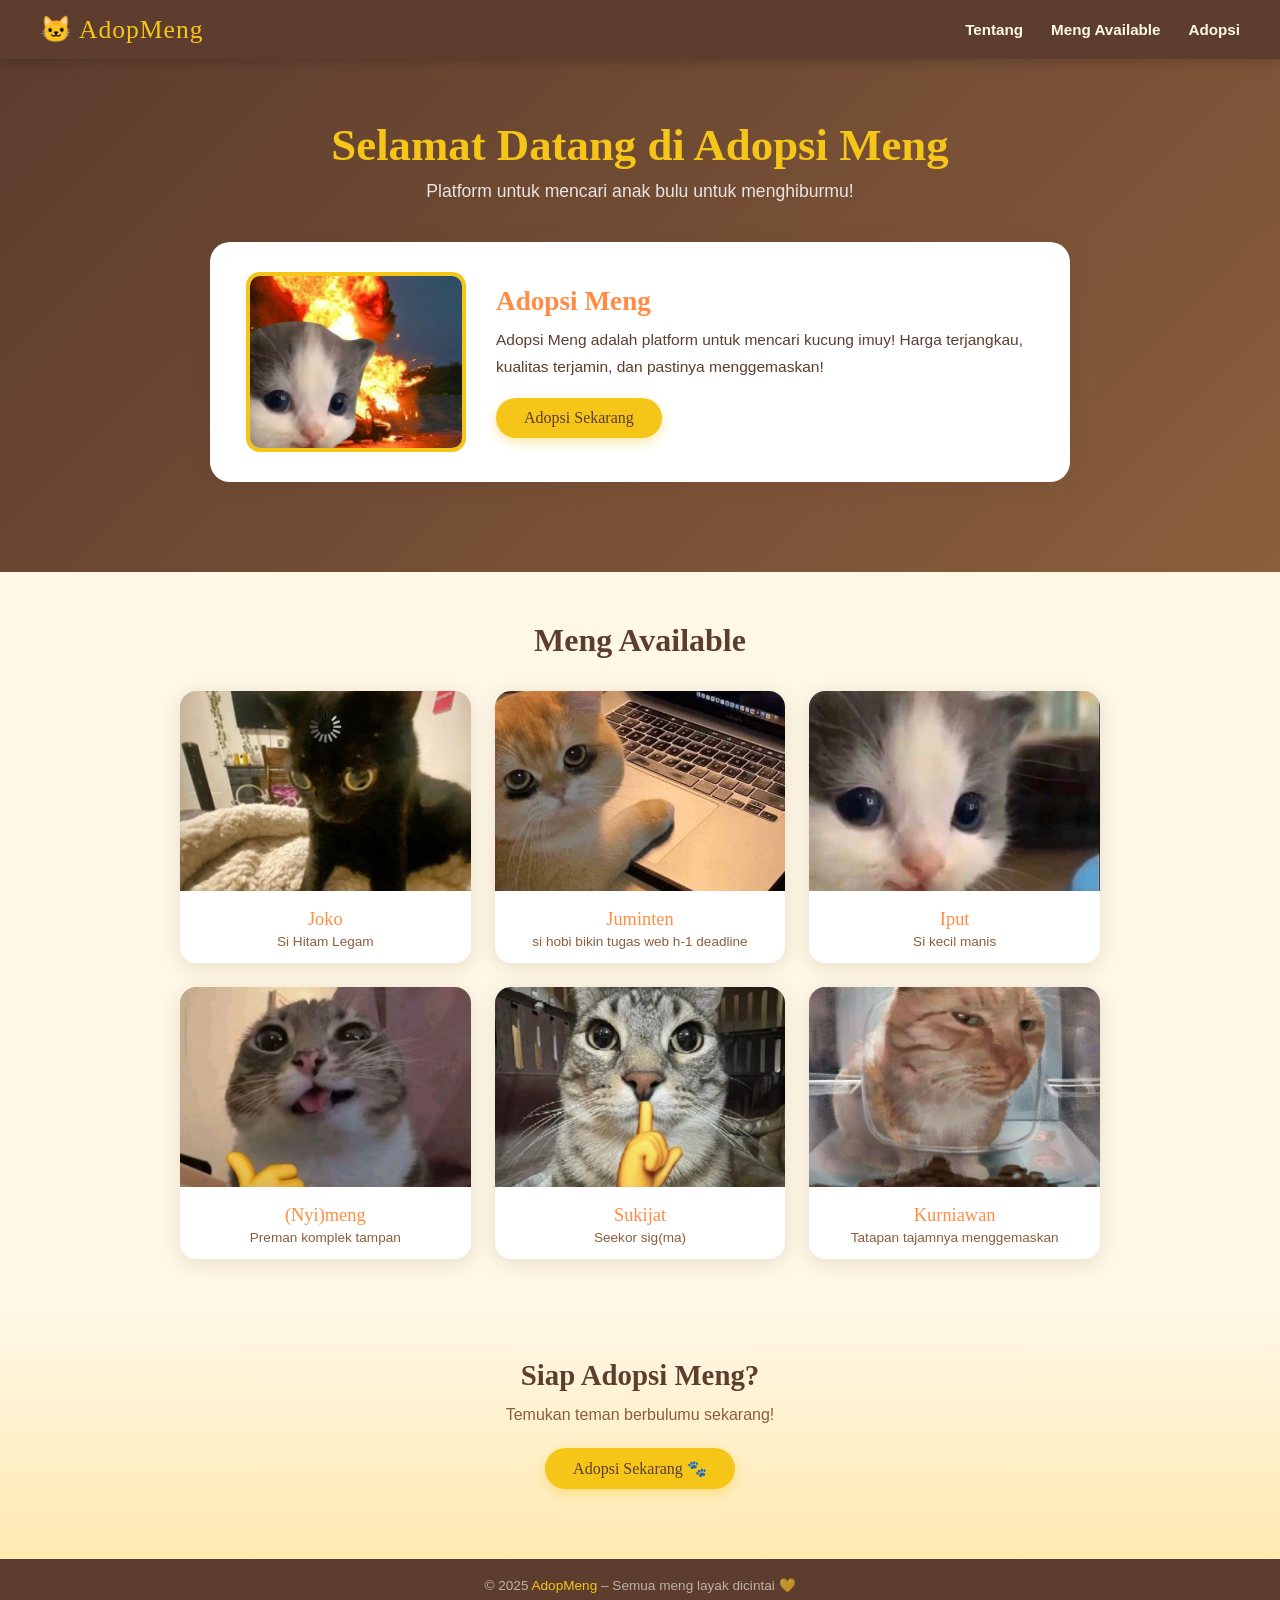
<file: 124250203_LatihanKuis/index.html>
<!DOCTYPE html>
<html lang="id">
<head>
  <meta charset="UTF-8" />
  <meta name="viewport" content="width=device-width, initial-scale=1.0"/>
  <title>AdopMeng – Adopsi Kucing Online</title>
  <link >
  <style>
    :root {
      --yellow: #F5C518;
      --yellow-dark: #e0b000;
      --cream: #FFF8E7;
      --orange: #FF8C42;
      --brown: #5C3D2E;
      --brown-light: #8B5E3C;
      --white: #ffffff;
      --shadow: 0 4px 20px rgba(92,61,46,0.15);
    }

    * { margin: 0; padding: 0; box-sizing: border-box; }

    body {
      font-family: 'Nunito', sans-serif;
      background: var(--cream);
      color: var(--brown);
    }

    nav {
      position: sticky;
      top: 0;
      z-index: 100;
      background: var(--brown);
      display: flex;
      justify-content: space-between;
      align-items: center;
      padding: 14px 40px;
      box-shadow: 0 2px 12px rgba(0,0,0,0.2);
    }
    .nav-brand {
      font-family: 'Fredoka One', cursive;
      font-size: 1.6rem;
      color: var(--yellow);
      letter-spacing: 1px;
    }
    .nav-links { display: flex; gap: 28px; list-style: none; }
    .nav-links a {
      color: var(--cream);
      text-decoration: none;
      font-weight: 700;
      font-size: 0.95rem;
      transition: color 0.2s;
    }
    .nav-links a:hover { color: var(--yellow); }

    #tentang {
      background: linear-gradient(135deg, var(--brown) 0%, var(--brown-light) 100%);
      color: var(--white);
      text-align: center;
      padding: 60px 20px 50px;
    }
    #tentang h1 {
      font-family: 'Fredoka One', cursive;
      font-size: 2.8rem;
      color: var(--yellow);
      margin-bottom: 10px;
    }
    #tentang p.subtitle {
      font-size: 1.1rem;
      color: rgba(255,255,255,0.85);
      margin-bottom: 40px;
    }

    .about-card {
      background: var(--white);
      border-radius: 20px;
      margin: 0 auto 40px;
      max-width: 860px;
      display: flex;
      align-items: center;
      gap: 30px;
      padding: 30px 36px;
      box-shadow: var(--shadow);
      text-align: left;
    }
    .about-card img {
      width: 220px;
      height: 180px;
      object-fit: cover;
      border-radius: 14px;
      flex-shrink: 0;
      border: 4px solid var(--yellow);
    }
    .about-text h2 {
      font-family: 'Fredoka One', cursive;
      font-size: 1.7rem;
      color: var(--orange);
      margin-bottom: 10px;
    }
    .about-text p {
      font-size: 0.97rem;
      line-height: 1.7;
      color: var(--brown);
      margin-bottom: 18px;
    }
    .btn-adopsi {
      display: inline-block;
      background: var(--yellow);
      color: var(--brown);
      font-family: 'Fredoka One', cursive;
      font-size: 1rem;
      padding: 11px 28px;
      border-radius: 30px;
      text-decoration: none;
      border: none;
      cursor: pointer;
      transition: background 0.2s, transform 0.15s;
      box-shadow: 0 4px 12px rgba(245,197,24,0.4);
    }
    .btn-adopsi:hover {
      background: var(--yellow-dark);
      transform: translateY(-2px);
    }

    #meng-available {
      padding: 50px 40px;
      max-width: 1000px;
      margin: 0 auto;
    }
    #meng-available h2 {
      font-family: 'Fredoka One', cursive;
      font-size: 2rem;
      text-align: center;
      color: var(--brown);
      margin-bottom: 32px;
    }
    .meng-grid {
      display: grid;
      grid-template-columns: repeat(3, 1fr);
      gap: 24px;
    }
    .meng-card {
      background: var(--white);
      border-radius: 16px;
      overflow: hidden;
      box-shadow: var(--shadow);
      transition: transform 0.2s, box-shadow 0.2s;
      text-align: center;
    }
    .meng-card:hover {
      transform: translateY(-6px);
      box-shadow: 0 10px 30px rgba(92,61,46,0.2);
    }
    .meng-card img {
      width: 100%;
      height: 200px;
      object-fit: cover;
    }
    .meng-card .meng-info {
      padding: 14px 12px;
    }
    .meng-card .meng-name {
      font-family: 'Fredoka One', cursive;
      font-size: 1.15rem;
      color: var(--orange);
    }
    .meng-card .meng-desc {
      font-size: 0.85rem;
      color: var(--brown-light);
      margin-top: 4px;
    }

    #adopsi {
      text-align: center;
      padding: 50px 20px 70px;
      background: linear-gradient(to bottom, var(--cream), #ffe9b0);
    }
    #adopsi h2 {
      font-family: 'Fredoka One', cursive;
      font-size: 1.8rem;
      color: var(--brown);
      margin-bottom: 14px;
    }
    #adopsi p {
      color: var(--brown-light);
      margin-bottom: 24px;
      font-size: 1rem;
    }

    footer {
      background: var(--brown);
      color: rgba(255,255,255,0.6);
      text-align: center;
      padding: 18px;
      font-size: 0.85rem;
    }
    footer span { color: var(--yellow); }

    @media (max-width: 700px) {
      .meng-grid { grid-template-columns: repeat(2, 1fr); }
      .about-card { flex-direction: column; }
      .about-card img { width: 100%; height: 200px; }
    }
  </style>
</head>
<body>

  <nav>
    <div class="nav-brand">🐱 AdopMeng</div>
    <ul class="nav-links">
      <li><a href="#tentang">Tentang</a></li>
      <li><a href="#meng-available">Meng Available</a></li>
      <li><a href="form.php">Adopsi</a></li>
    </ul>
  </nav>

  <section id="tentang">
    <h1>Selamat Datang di Adopsi Meng</h1>
    <p class="subtitle">Platform untuk mencari anak bulu untuk menghiburmu!</p>

    <div class="about-card">
      <img src="images/index.jpeg" alt="Adopsi Meng" />
      <div class="about-text">
        <h2>Adopsi Meng</h2>
        <p>
          Adopsi Meng adalah platform untuk mencari kucung imuy!
          Harga terjangkau, kualitas terjamin, dan pastinya menggemaskan!
        </p>
        <a href="form.php" class="btn-adopsi">Adopsi Sekarang</a>
      </div>
    </div>
  </section>

  <section id="meng-available">
    <h2>Meng Available</h2>
    <div class="meng-grid">
      <div class="meng-card">
        <img src="images/joko.jpeg" alt="Joko" />
        <div class="meng-info">
          <div class="meng-name">Joko</div>
          <div class="meng-desc">Si Hitam Legam</div>
        </div>
      </div>
      <div class="meng-card">
        <img src="images/juminten.jpeg" alt="Juminten" />
        <div class="meng-info">
          <div class="meng-name">Juminten</div>
          <div class="meng-desc">si hobi bikin tugas web h-1 deadline</div>
        </div>
      </div>
      <div class="meng-card">
        <img src="images/iput.jpeg" alt="Iput" />
        <div class="meng-info">
          <div class="meng-name">Iput</div>
          <div class="meng-desc">Si kecil manis</div>
        </div>
      </div>
      <div class="meng-card">
        <img src="images/nyimeng.jpeg" alt="(Nyi)meng" />
        <div class="meng-info">
          <div class="meng-name">(Nyi)meng</div>
          <div class="meng-desc">Preman komplek tampan</div>
        </div>
      </div>
      <div class="meng-card">
        <img src="images/sukijat.jpeg" alt="Sukijat" />
        <div class="meng-info">
          <div class="meng-name">Sukijat</div>
          <div class="meng-desc">Seekor sig(ma)</div>
        </div>
      </div>
      <div class="meng-card">
        <img src="images/kurniawan.jpeg" alt="Kurniawan" />
        <div class="meng-info">
          <div class="meng-name">Kurniawan</div>
          <div class="meng-desc">Tatapan tajamnya menggemaskan</div>
        </div>
      </div>
    </div>
  </section>

  <section id="adopsi">
    <h2>Siap Adopsi Meng?</h2>
    <p>Temukan teman berbulumu sekarang!</p>
    <a href="form.php" class="btn-adopsi">Adopsi Sekarang 🐾</a>
  </section>

  <footer>
    &copy; 2025 <span>AdopMeng</span> – Semua meng layak dicintai 💛
  </footer>

</body>
</html>
</file>
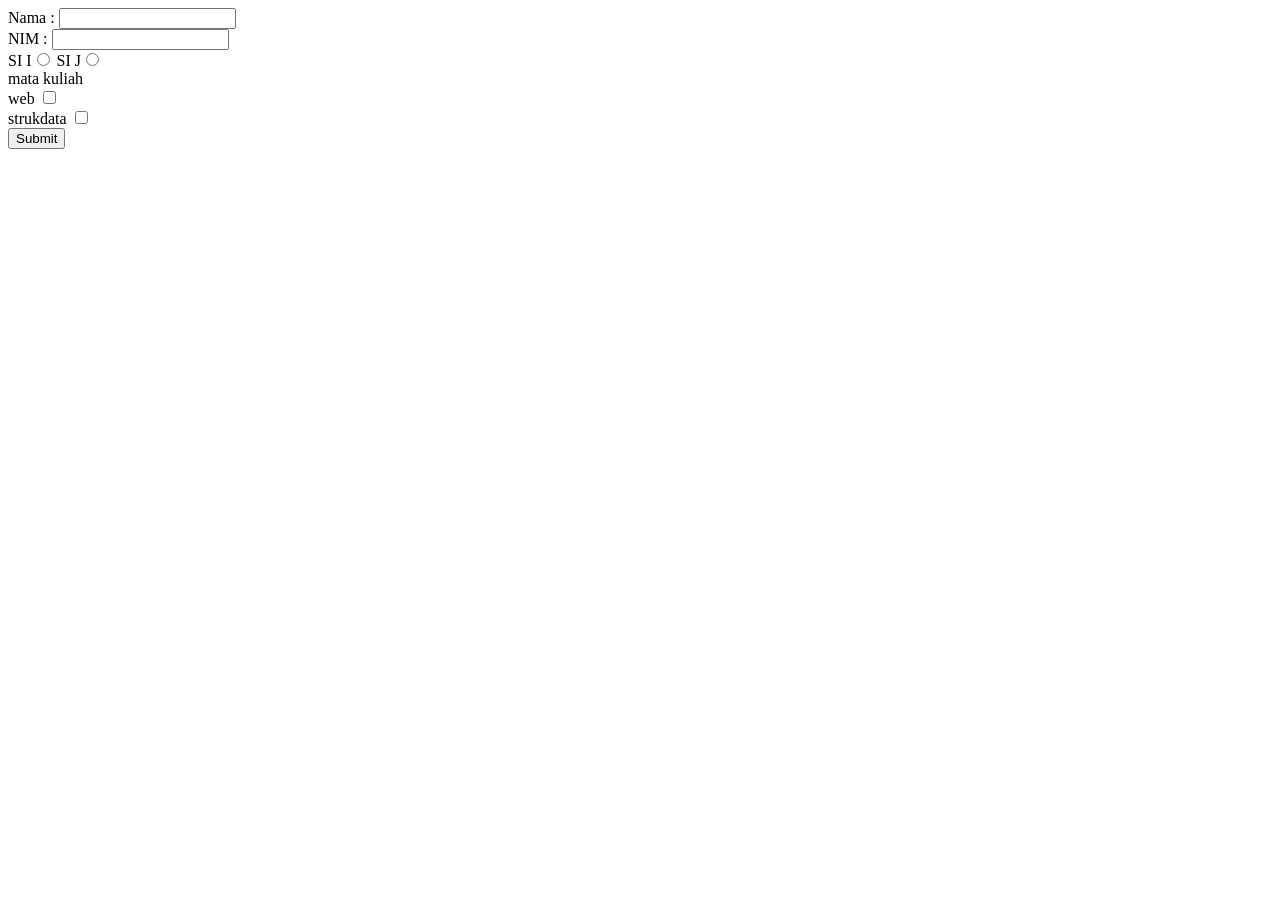
<file: Pertemuan 1/pertemuan1.html>
<!DOCTYPE html>
<html lang="en">
<head>
    <meta charset="UTF-8">
    <meta name="viewport" content="width=device-width, initial-scale=1.0">
    <title>Website Pertama</title>
</head>
<body>
   <form action="PPWD2.html">
    Nama : <input type="text" name="nama"> <br>
    NIM : <input type="number" name="NIM"> <br>
    SI I<input type="radio" value=" sI-I" name="kelas"> 
    SI J<input type="radio" value=" sI-J" name="kelas"> <br>
    mata kuliah <br>
    web <input type="checkbox" value="web" name="mata_kuliah"> <br>
    strukdata <input type="checkbox" value="strukdata" name="mata_kuliah"> <br>
    <input type="submit">
   </form>
    <body>
</html>
</file>
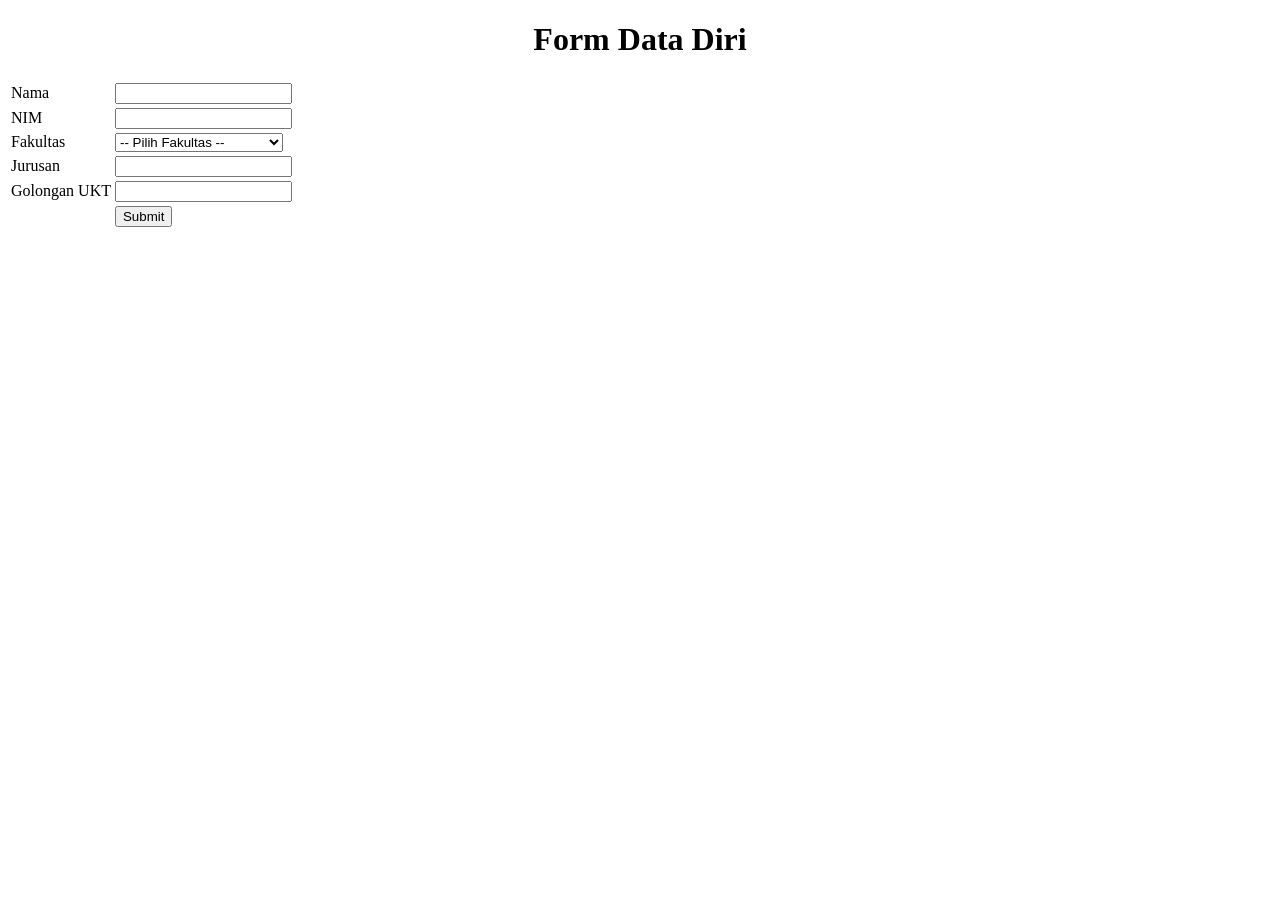
<file: Pertemuan 1/posttest1.html>
<!DOCTYPE html>
<html lang="en">
<head>
    <meta charset="UTF-8">
    <meta name="viewport" content="width=device-width, initial-scale=1.0">
    <title>Post Test 1</title>
</head>
<body>
    <center><h1>Form Data Diri</h1></center>

    <form>
        <table>
            <tr>
                <td>Nama</td>
                <td><input type="text" name="nama"></td>
            </tr>
            <tr>
                <td>NIM</td>
                <td><input type="text" name="nim"></td>
            </tr>
            <tr>
                <td>Fakultas</td>
                <td>
                    <select name="fakultas" >
                        <option value="">-- Pilih Fakultas --</option>
                        <option>Teknik Industri</option>
                        <option>Teknologi Mineral</option>
                        <option>Ekonomi & Bisnis</option>
                        <option>Ilmu Sosial & Ilmu Politik</option>
                        <option>Pertanian</option>
                    </select>
                </td>
            </tr>
            <tr>
                <td>Jurusan</td>
                <td><input type="text" name="jurusan"></td>
            </tr>
            <tr>
                <td>Golongan UKT</td>
                <td><input type="text" name="ukt"></td>
            </tr>
            <tr>
                <td></td>
                <td>
                    <button type="submit" class="submit-btn">Submit</button>
                </td>
            </tr>
        </table>
    </form>
    
</body>
</html>
</file>
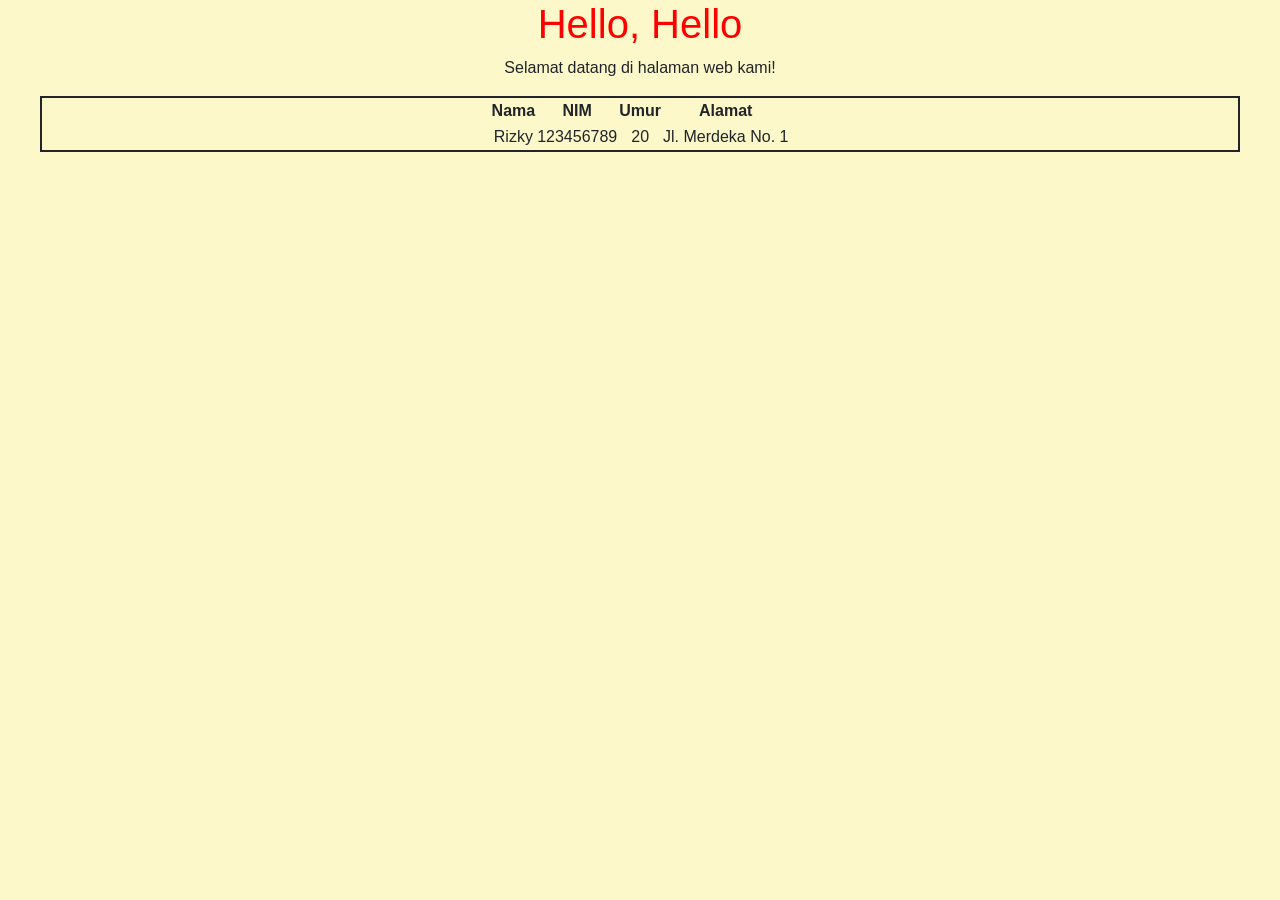
<file: Pertemuan 2/pertemuan2.html>
<!DOCTYPE html>
<html lang="en">
<head>
    <meta charset="UTF-8">
    <meta name="viewport" content="width=device-width, initial-scale=1.0">
    <title>Styling</title>
    
    <link href="https://cdn.jsdelivr.net/npm/bootstrap@5.3.8/dist/css/bootstrap.min.css" rel="stylesheet" integrity="sha384-sRIl4kxILFvY47J16cr9ZwB07vP4J8+LH7qKQnuqkuIAvNWLzeN8tE5YBujZqJLB" crossorigin="anonymous">
    <link rel="stylesheet" href="style.css">
    <style>
        body {
            background-color: rgb(252, 248, 202);
        }
        body {
            text-align: center;
        }
        table {
            border: 1px solid black;
        }
        table{
            border: 2px solid;
            padding-top: 20px 20px 20px 20px;
            margin: 10px 40px 10px 40px;
            display: flex;
            justify-content: center;

        }
        
    </style>
</head>
<body>
    <h1 style="color: red;">Hello, Hello</h1>
    <p id="p1">Selamat datang di halaman web kami!</p>
    <table>
        <tr>
            <th>Nama</th>
            <th>NIM</th>
            <th>Umur</th>
            <th>Alamat</th>
        </tr>
        <tr>
            <td>Rizky</td>
            <td>123456789</td>
            <td>20</td>
            <td>Jl. Merdeka No. 1</td>
        </tr>
    </table>
    <script src="https://cdn.jsdelivr.net/npm/bootstrap@5.3.8/dist/js/bootstrap.bundle.min.js" integrity="sha384-FKyoEForCGlyvwx9Hj09JcYn3nv7wiPVlz7YYwJrWVcXK/BmnVDxM+D2scQbITxI" crossorigin="anonymous"></script>
</body>
</html>
</file>
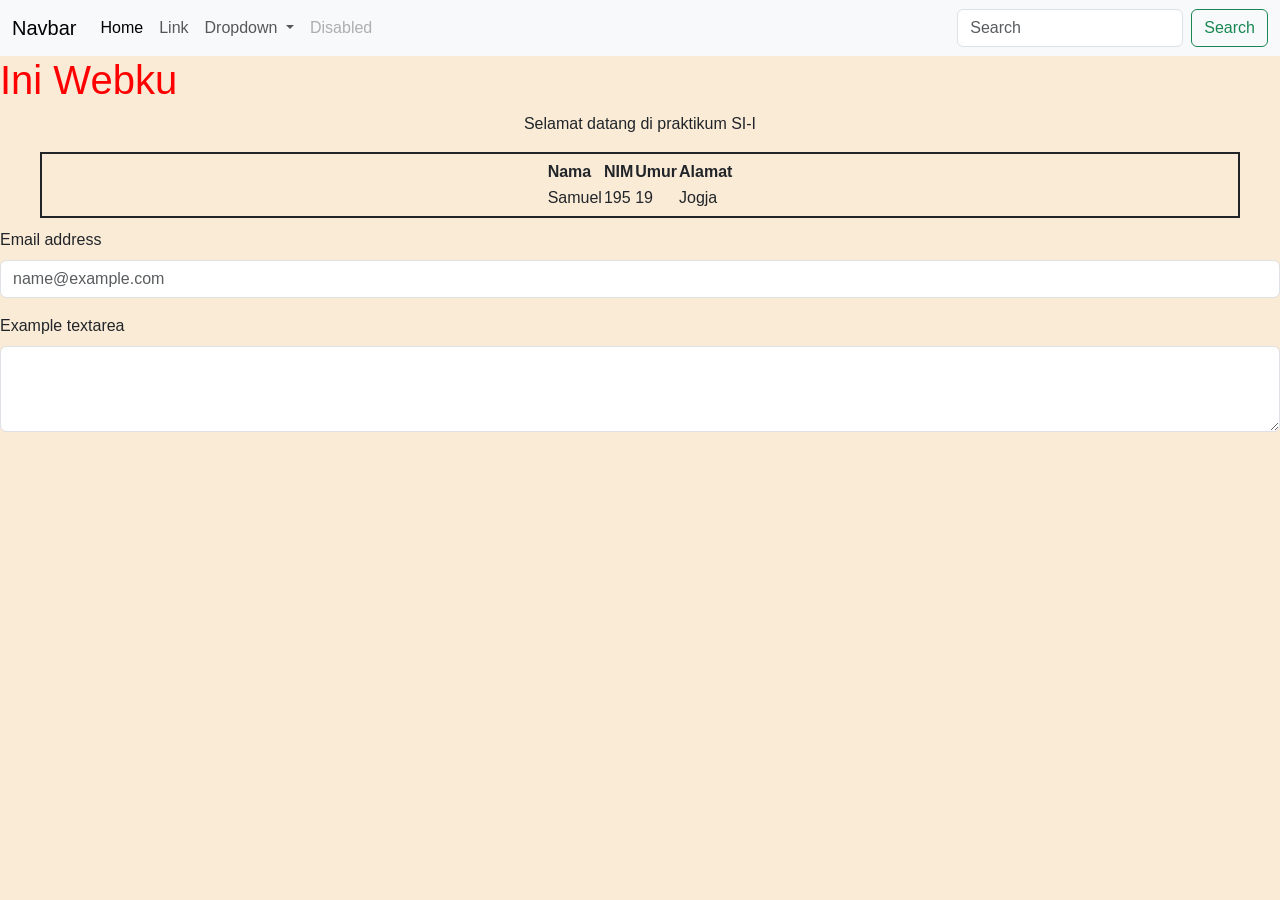
<file: Pertemuan 2/testdoang.html>
<!DOCTYPE html>
<html lang="en">
<head>
    <meta charset="UTF-8">
    <meta name="viewport" content="width=device-width, initial-scale=1.0">
    <title>Styling</title>
    <link href="https://cdn.jsdelivr.net/npm/bootstrap@5.3.8/dist/css/bootstrap.min.css" rel="stylesheet" integrity="sha384-sRIl4kxILFvY47J16cr9ZwB07vP4J8+LH7qKQnuqkuIAvNWLzeN8tE5YBujZqJLB" crossorigin="anonymous">
    <link rel="stylesheet" href="style.css">    
    <style>
        body{
            background-color: antiquewhite;
        }
        .p1{
            text-align: center;
        }
        table{
            border: 2px solid;
            padding: 5px 10px 5px 10px;
            margin: 10px 40px 10px 40px;
            display: flex;
            justify-content: center;
        }
    </style>
</head>

<body>
    <nav class="navbar navbar-expand-lg bg-body-tertiary">
  <div class="container-fluid">
    <a class="navbar-brand" href="#">Navbar</a>
    <button class="navbar-toggler" type="button" data-bs-toggle="collapse" data-bs-target="#navbarSupportedContent" aria-controls="navbarSupportedContent" aria-expanded="false" aria-label="Toggle navigation">
      <span class="navbar-toggler-icon"></span>
    </button>
    <div class="collapse navbar-collapse" id="navbarSupportedContent">
      <ul class="navbar-nav me-auto mb-2 mb-lg-0">
        <li class="nav-item">
          <a class="nav-link active" aria-current="page" href="#">Home</a>
        </li>
        <li class="nav-item">
          <a class="nav-link" href="#">Link</a>
        </li>
        <li class="nav-item dropdown">
          <a class="nav-link dropdown-toggle" href="#" role="button" data-bs-toggle="dropdown" aria-expanded="false">
            Dropdown
          </a>
          <ul class="dropdown-menu">
            <li><a class="dropdown-item" href="#">Action</a></li>
            <li><a class="dropdown-item" href="#">Another action</a></li>
            <li><hr class="dropdown-divider"></li>
            <li><a class="dropdown-item" href="#">Something else here</a></li>
          </ul>
        </li>
        <li class="nav-item">
          <a class="nav-link disabled" aria-disabled="true">Disabled</a>
        </li>
      </ul>
      <form class="d-flex" role="search">
        <input class="form-control me-2" type="search" placeholder="Search" aria-label="Search"/>
        <button class="btn btn-outline-success" type="submit">Search</button>
      </form>
    </div>
  </div>
</nav>

    <h1 style="color : red">Ini Webku</h1>
    <p class="p1">Selamat datang di praktikum SI-I</p>
    <table>
        <tr>
            <th>Nama</th>
            <th>NIM</th>   
            <th>Umur</th>
            <th>Alamat</th>
        </tr>
        <tr>
            <td>Samuel</td>
            <td>195</td>
            <td>19</td>
            <td>Jogja</td>
        </tr>
    </table>
    <div class="mb-3">
  <label for="exampleFormControlInput1" class="form-label">Email address</label>
  <input type="email" class="form-control" id="exampleFormControlInput1" placeholder="name@example.com">
</div>
<div class="mb-3">
  <label for="exampleFormControlTextarea1" class="form-label">Example textarea</label>
  <textarea class="form-control" id="exampleFormControlTextarea1" rows="3"></textarea>
</div>
    <script src="https://cdn.jsdelivr.net/npm/bootstrap@5.3.8/dist/js/bootstrap.bundle.min.js" integrity="sha384-FKyoEForCGlyvwx9Hj09JcYn3nv7wiPVlz7YYwJrWVcXK/BmnVDxM+D2scQbITxI" crossorigin="anonymous"></script>
</body>
</html>
</file>
<file: Pertemuan 2/style.css>
body {
      background-color:;
      font-family: Arial;
    }

    #header {
      background-color: black;
      padding: 15px;
    }

    #header h1 {
      color: rgb(139, 139, 48);
      font-size: 24px;
    }

    #navbar {
      background-color:blue;
      padding: 8px 20px;
    }

    #navbar a {
      color: white;
      margin-right: 15px;
      font-size: 14px;
    }

    #navbar a:hover {
      text-decoration: underline;
    }

    #konten {
      background-color;
      margin: 10px;
      padding: 15px;
    }

    #konten h2 {
      font-size: 18px;
      margin-bottom: 10px;
    }

    #artikel {
      display: flex;
      gap: 10px;
    }

    #artikel img {
      width: 120px;
      height: 100px;
      object-fit: cover;
    }

    #artikel p {
      font-size: 13px;
      line-height: 1.5;
    }

    #footer {
      background-color: #155a9e;
      color: white;
      text-align: left;
      padding: 10px 20px;
      margin: 0 10px 10px 10px;
      font-size: 13px;
    }
</file>
